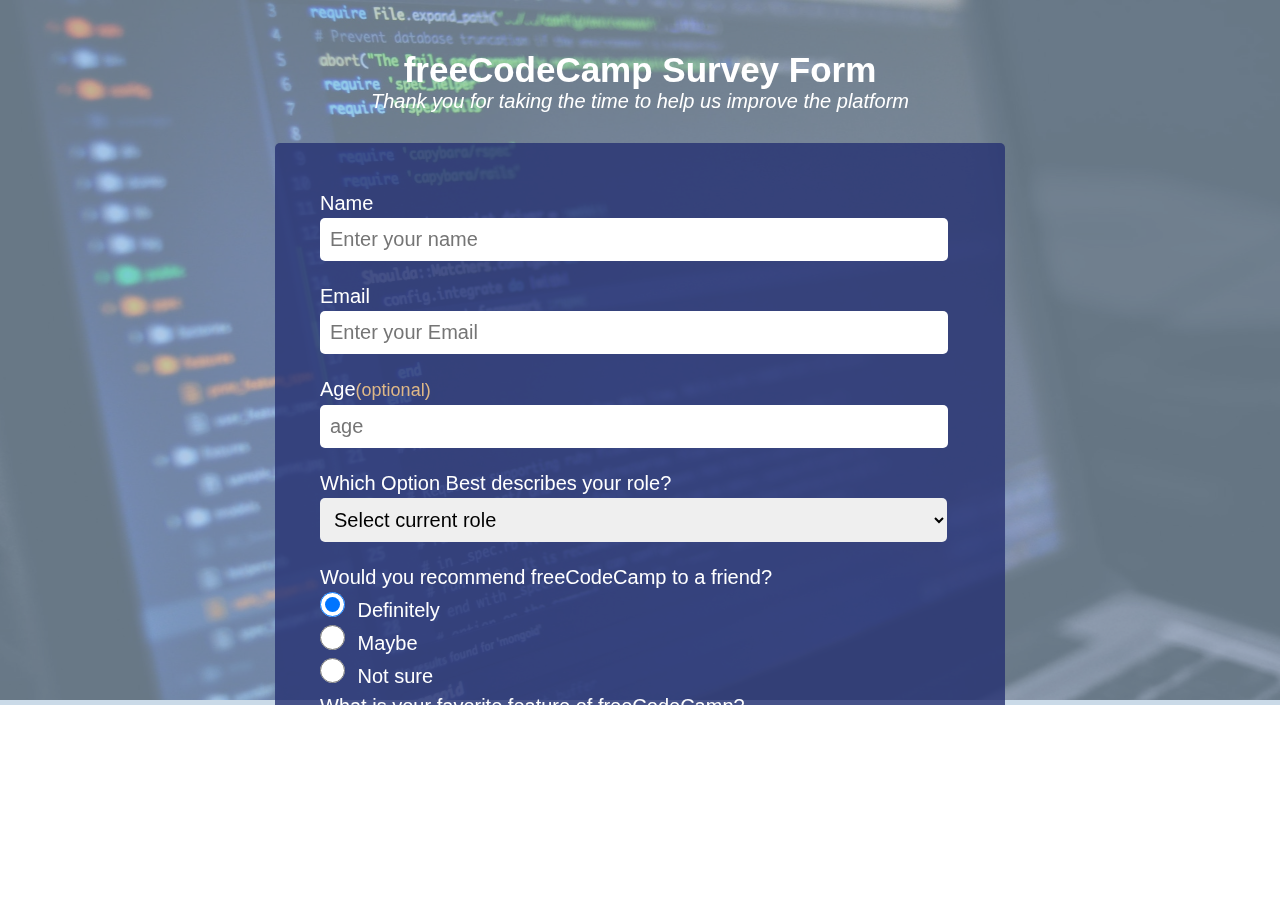
<file: Learning.102/index.html>
<!DOCTYPE html>
<html lang="en">
<head>
    <meta charset="UTF-8">
    <title>FreeCodeCamp Survey Form</title>
    <link rel="stylesheet" href="styles.css">
</head>
<body>
    <img id= "body-image"src="survey code.jpg" alt="" width="100%" height="700px">
    
    <form class="container">
        <header class="header">
            <h1 class="header_title">freeCodeCamp Survey Form</h1>
            <p>Thank you for taking the 
                time to help us improve the platform</p>
        </header>
        <div class="survey_content">
            <div class="text_input" >
                <p>Name</p>
                <input class="input" type="text" placeholder="Enter your name" required></input>
            </div>
            <div class="text_input" >
                <p>Email</p>
                <input class="input" type="email" placeholder="Enter your Email" required></input>
            </div>
            <div class="text_input" >
            <p>Age<span>(optional)</span></p>
            <input class="input" type="number" min="18" max="100" placeholder="age" required></input>
            </div>
            <div class="text_input" >
                <label>
                <p>Which Option Best describes your role?</p>
                
                <select class="input" name="role" id="dropdown" required>
                    <option disabled selected value>Select current role </option>
                    <option value="student">Student </option>
                    <option value="job">Full time job </option>
                    <option value="learner">Full time learner </option>
                    <option value="not-say">Prefer not to say </option>
                    <option value="Other">Other </option>
                </select>
                </label>
            <div class="text_input  input_radio" >
                <p>Would you recommend freeCodeCamp to a friend?</p>   
                <label for="definitely" >
                    <input class="radio" type="radio" name="recommend" value="definitely" checked>Definitely
                </label><br>
                <label for="maybe" >
                    <input class="radio" type="radio" name="recommend" value="maybe">Maybe
                </label><br>
                <label for="not-sure">
                    <input class="radio" type="radio" name="recommend" value="not-sure">Not sure 
                 </label>
            </div>
            <div class="text_input">
                <p>What is your favorite feature of freeCodeCamp?</p>
                <label>
                    <select id="dropdown" class="input">
                        <option disabled selected value>Select an option</option>
                        <option value="challenges">challenges</option>
                        <option value="projects">Projects</option>
                        <option value="community">Community</option>
                        <option value="open-source">Open source </option>

                    </select>
                </label>
            </div>
            <div class="text_input">
                <p>What would you like to see improved?<span>(Check all that apply)</span></p>
                <label for="front-end projects">
                    <input class="boxes" type="checkbox" value="front-end projects" name="improvements">Front-end Projects
                </label><br>
                <label for="back-end projects">
                    <input class="boxes" type="checkbox" value="back-end projects" name="improvements">Back-end Projects
                 </label><br>
                 <label for="data visualization" id="box">
                    <input class="boxes" type="checkbox" value="data visualization" name="improvements">Data Visualization
                 </label><br>
                 <label for="challenges">
                    <input class="boxes" type="checkbox" value="challenges" name="improvements">Challenges
                 </label><br>
                 <label for="open source community">
                    <input class="boxes" type="checkbox" value="open source community" name="improvements">Open Source Community
                 </label><br>
                 <label for="gitter help rooms">
                    <input class="boxes" type="checkbox" value="gitter help rooms" name="improvements">Gitter help rooms
                 </label><br>
                 <label for="videos">
                    <input class="boxes" type="checkbox" value="videos" name="improvements">Videos
                 </label><br>
                 <label for="city meetups">
                    <input class="boxes" type="checkbox" value="city meetups" name="improvements">City meetups
                 </label><br>
                 <label for="wiki">
                    <input class="boxes" type="checkbox" value="wiki" name="improvements">Wiki
                 </label><br>
                 <label for="forum">
                    <input class="boxes" type="checkbox" value="forum" name="improvements">Forum
                 </label><br>
                 <label for="additional courses">
                    <input class="boxes" type="checkbox" value="additional courses" name="improvements">Additional Courses
                 </label><br>
                 
                
            </div>
            <div class="text-input text-area">
                <label>
                <p>Any comments or suggestions?</p>
                <textarea  placeholder="Enter your comment here..."></textarea>
                </label> 
            </div><br>
            <div class="text-input">
                <button id="btn">Submit</button>
            </div>
            </div>
        </div>


    </form>

</body>

</html>
</file>
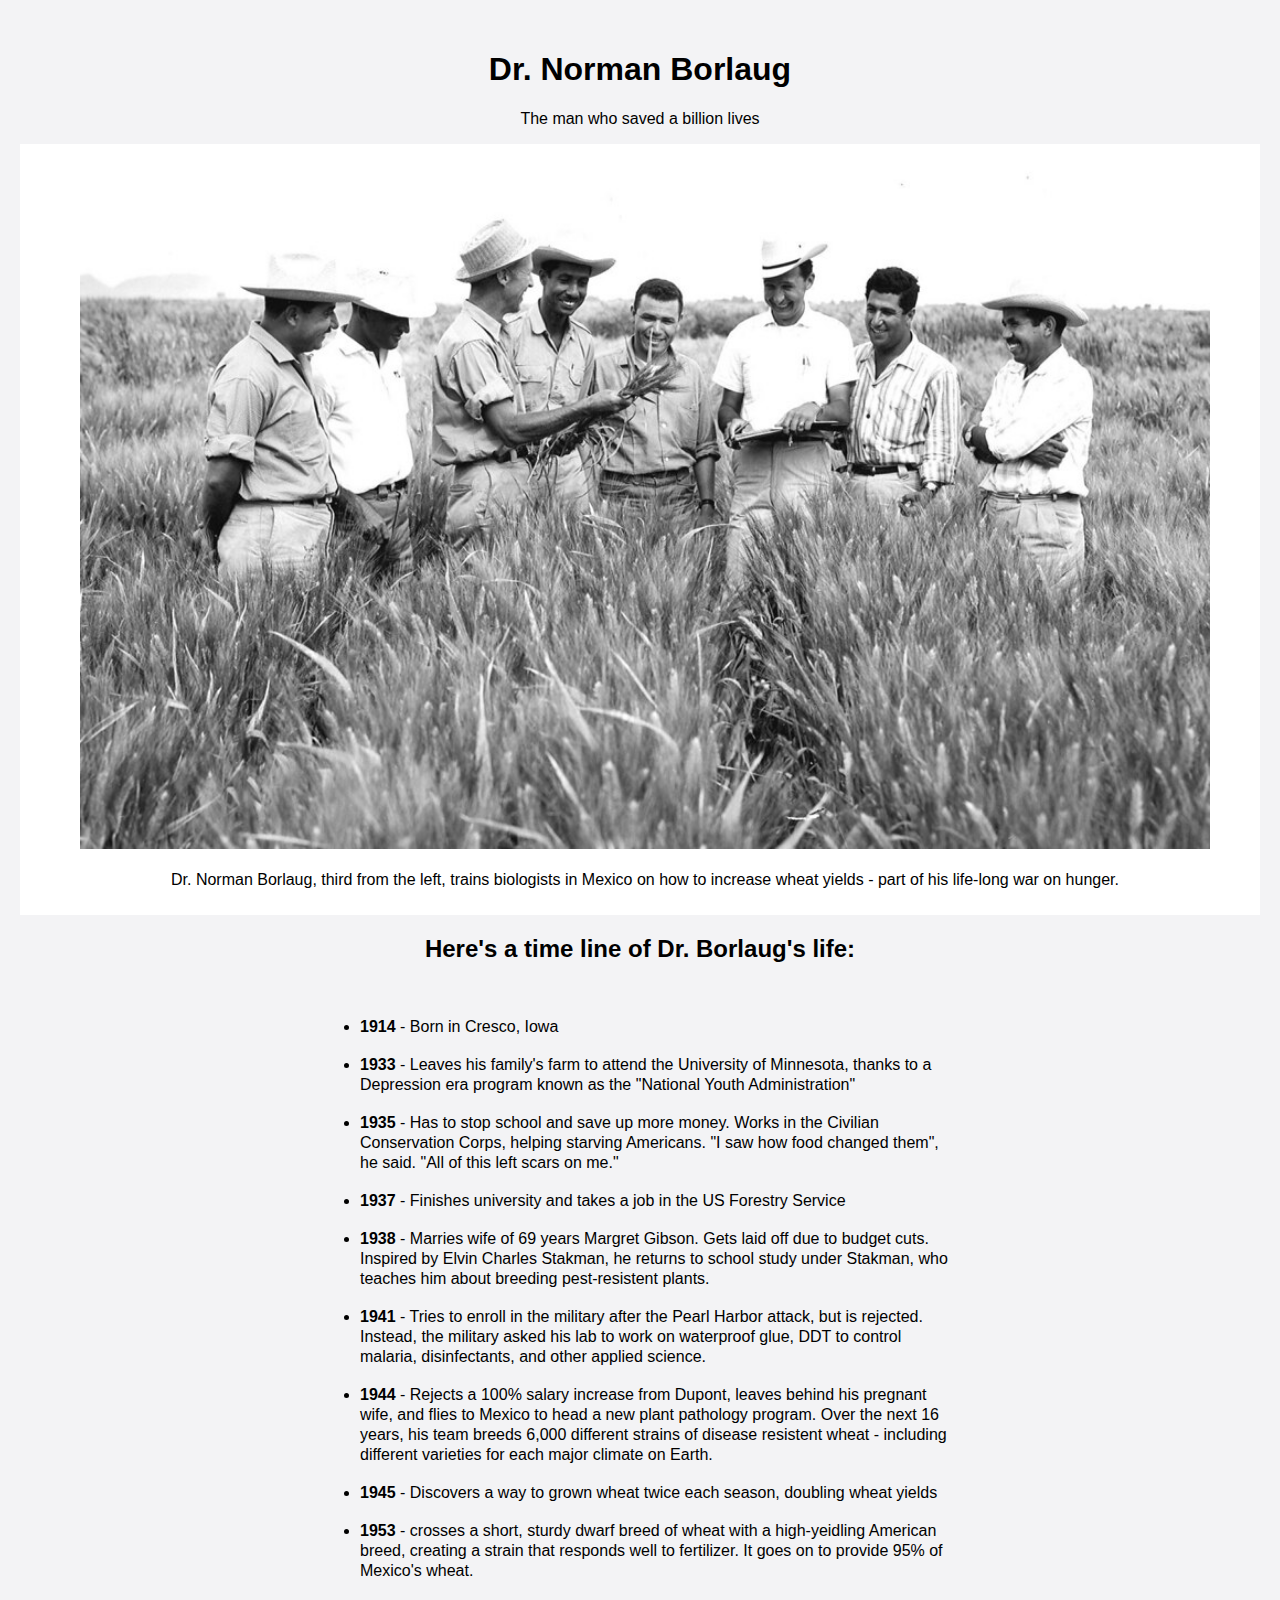
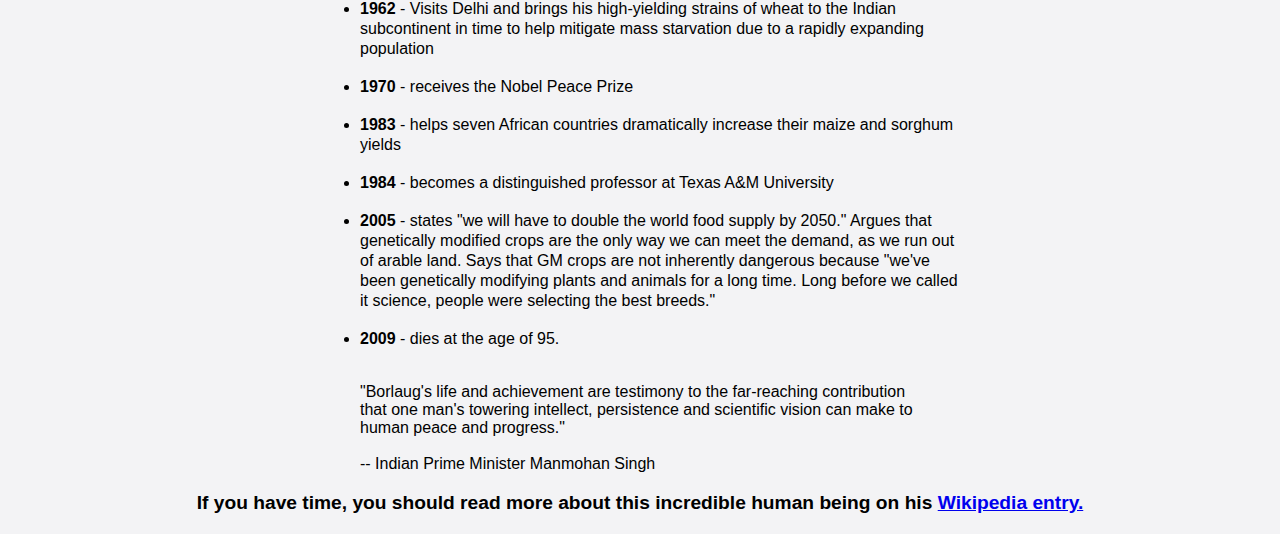
<file: Learning101/index.html>
<!DOCTYPE html>
<html lang="en">
<head>
    <meta charset="UTF-8">
    <link rel="stylesheet" href="styles.css">
    <title>Dr. Norman Borlaug</title>
</head>
<body>
    <header class="header">
        <h1 class="header_title">Dr. Norman Borlaug</h1>
        <p>The man who saved a billion lives</p>
    </header>
    <div class="container">
       
        <div class="image_wrapper">
            <figure>
                <div class="image_item">
                    <img src="tribute-page-main-image.jpg" alt="Dr. Borlaug with colleques on a farm">
                </div> <br>
                <div class="image_caption">
                    <figcaption>Dr. Norman Borlaug, third from the left, trains biologists in Mexico
                     on how to increase wheat yields - part of his life-long war on hunger.
                    </figcaption>
                </div>
            </figure>
            
        </div>
        <div class="content">
            <div class="content_story_wrapper">
                <h2> Here's a time line of Dr. Borlaug's life:</h2>
                <br>

                <ul class="story_items">
                    <li>
                        <strong>1914</strong> -  Born in Cresco, Iowa
                    </li> <br>
                    <li>
                        <strong>1933</strong> -  Leaves his family's farm to attend the University
                         of Minnesota, thanks to a Depression era program known as the "National 
                         Youth Administration"
                    </li> <br>
                    <li>
                        <strong>1935</strong> -  Has to stop school and save up more money. Works
                         in the Civilian Conservation Corps, helping starving Americans. "I saw
                          how food changed them", he said. "All of this left scars on me."
                    </li><br>
                    <li>
                        <strong>1937</strong> -  Finishes university and takes a job in the US Forestry Service
                    </li><br>
                    <li>
                        <strong>1938</strong> - Marries wife of 69 years Margret Gibson. Gets laid off due to 
                        budget cuts. Inspired by Elvin Charles Stakman, he returns to school study under Stakman,
                         who teaches him about breeding pest-resistent plants.
                    </li><br>
                    <li>
                        <strong>1941</strong> -  Tries to enroll in the military after the Pearl Harbor attack,
                         but is rejected. Instead, the military asked his lab to work on waterproof glue, DDT to 
                         control malaria, disinfectants, and other applied science.
                    </li><br>
                    <li>
                        <strong>1944</strong> -  Rejects a 100% salary increase from Dupont, leaves behind his 
                        pregnant wife, and flies to Mexico to head a new plant pathology program. Over the next
                         16 years, his team breeds 6,000 different strains of disease resistent wheat - including
                          different varieties for each major climate on Earth.
                    </li><br>
                    <li>
                        <strong>1945</strong> - Discovers a way to grown wheat twice each season, doubling wheat yields
                    </li><br>
                    <li>
                        <strong>1953</strong> -  crosses a short, sturdy dwarf breed of wheat with a high-yeidling
                         American breed, creating a strain that responds well to fertilizer. It goes on to provide
                          95% of Mexico's wheat.
                    </li><br>
                    <li>
                        <strong>1962</strong> -  Visits Delhi and brings his high-yielding strains of wheat to the 
                        Indian subcontinent in time to help mitigate mass starvation due to a rapidly expanding
                         population
                    </li><br>
                    <li>
                        <strong>1970</strong> - receives the Nobel Peace Prize
                    </li><br>
                    <li>
                        <strong>1983</strong> -  helps seven African countries dramatically increase their
                         maize and sorghum yields
                    </li><br>
                    <li>
                        <strong>1984</strong> - becomes a distinguished professor at Texas A&M University
                    </li><br>
                    <li>
                        <strong>2005</strong> -  states "we will have to double the world food supply by
                         2050." Argues that genetically modified crops are the only way we can meet the 
                         demand, as we run out of arable land. Says that GM crops are not inherently
                          dangerous because "we've been genetically modifying plants and animals for 
                          a long time. Long before we called it science, people were selecting the
                           best breeds."
                    </li><br>
                    <li>
                        <strong>2009</strong> - dies at the age of 95.
                    </li><br>
                    

                </ul>
                <blockquote class="content_quote">
                    "Borlaug's life and achievement are testimony to the far-reaching contribution
                     that one man's towering intellect, persistence and scientific vision can make
                      to human peace and progress." <br><br>

                    -- Indian Prime Minister Manmohan Singh
                </blockquote>
                
            </div>
            <div class="more_info">
            <p>If you have time, you should read more about this incredible human being on his
                 <a href="https://en.wikipedia.org/wiki/Norman_Borlaug" target="_blank">Wikipedia entry.</a></p>
            </div>
        </div>
    </div>
</body>
</html>
</file>
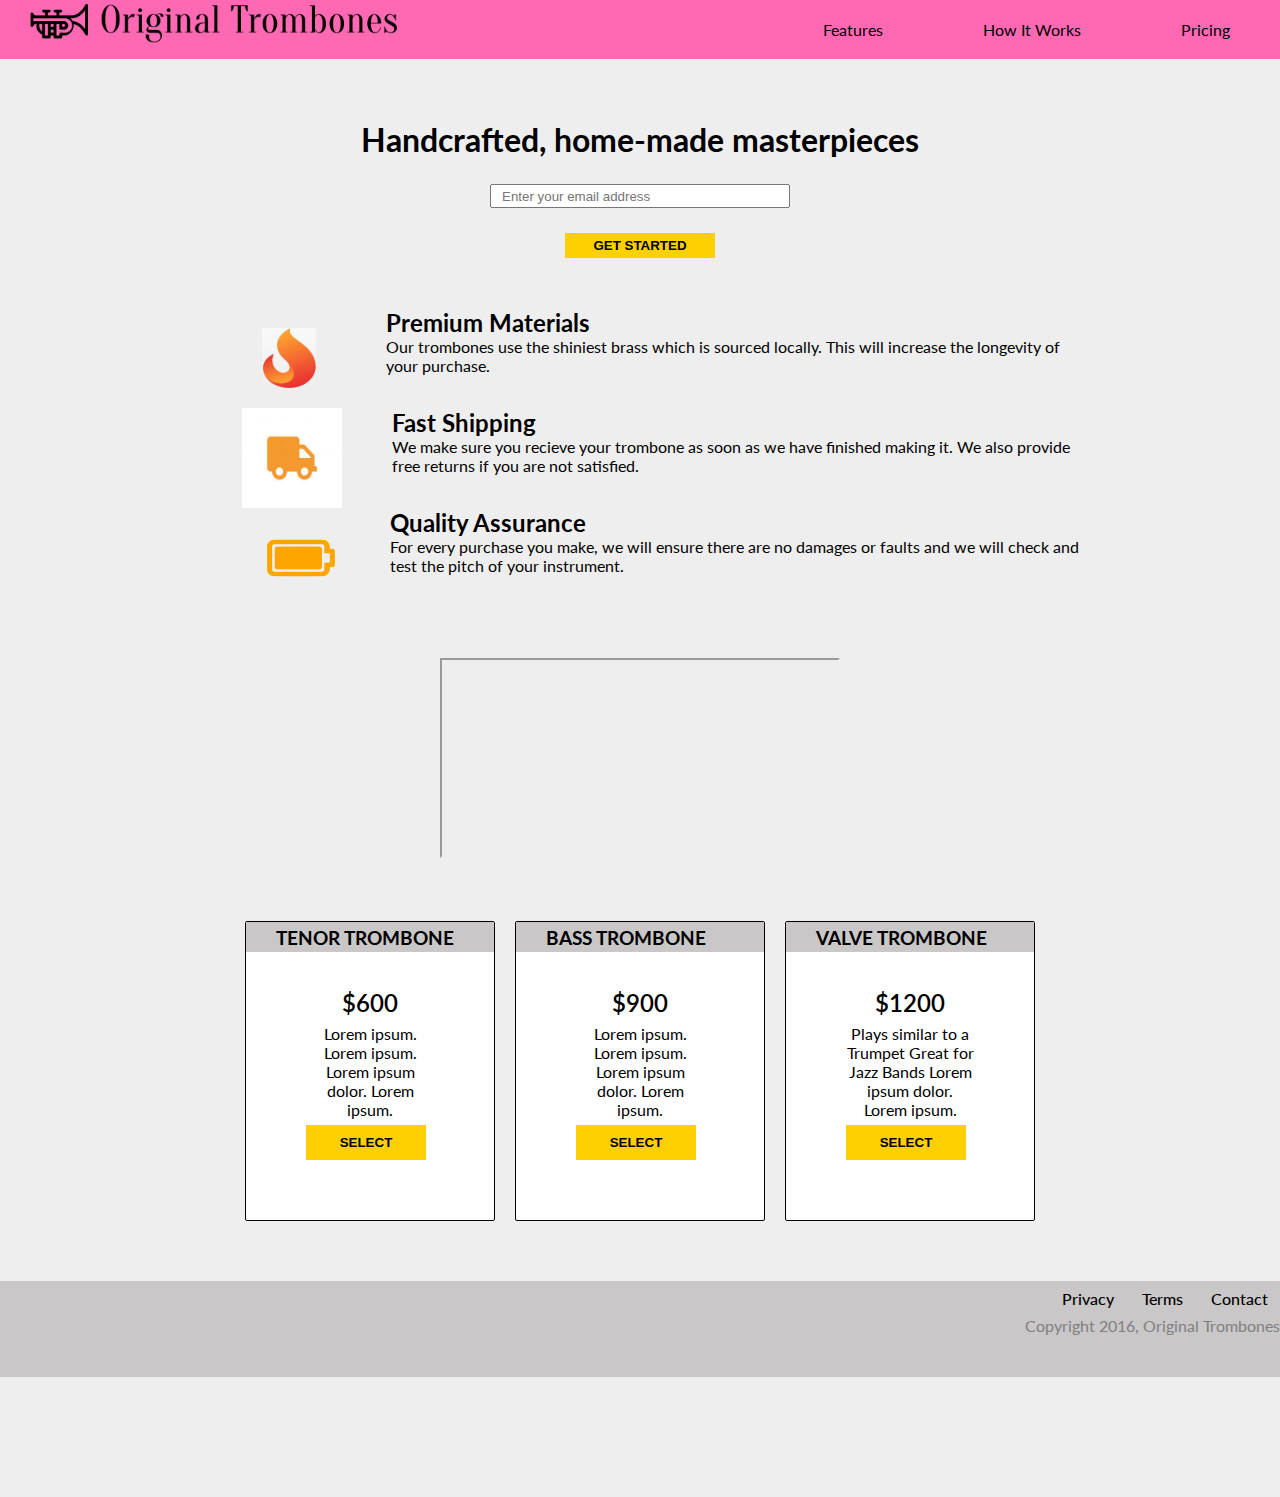
<file: Learning103/index.html>
<!DOCTYPE html>
<html lang="en">
<head>
    <meta charset="UTF-8">
    <title>Product Landing Page</title>
    <link rel="stylesheet" href="styles.css">
</head>
<body>
    <nav class="navbar_container">
        <div class="navbar_logo">
            <img id="image_logo" src="product-landing-page-logo.png" alt="company logo">
        </div>
        <div class="navbar_links">
            <div class="navbar_link">
                <a href="#" >Features</a>
            </div>
            <div class="navbar_link">
                <a href="#" >How It Works</a>
            </div>
            <div class="navbar_link">
                <a href="#" >Pricing</a>
            </div>

        </div>
    </nav>
    <section>
        <div class="main_content">
            <div class="sign_up">
                <h1>Handcrafted, home-made masterpieces</h1>
                <input id="email" type="email" placeholder="Enter your email address" required>
                <button id="btn" type="button">GET STARTED </button>
            </div>
            <div class="sales_content_wrapper">
                <div class="sales_content">
                    <img id="flame_logo" class="image_logo" src="flame_logo1.jfif" alt="flame_logo">
                    <div class="sales_text">
                        <h2>Premium Materials</h2>
                        <p>Our trombones use the shiniest brass which is sourced locally.
                         This will increase the longevity of your purchase.</p>
                    </div>
                </div>
                <div class="sales_content">
                    <img class="image_logo" src="truck_logo.jfif" alt="truck_logo">
                    <div class="sales_text">
                        <h2>Fast Shipping</h2>
                        <p>We make sure you recieve your trombone as soon as we have 
                            finished making it. We also provide free returns if you are not satisfied.</p>
                    </div>
                </div>
                <div class="sales_content">
                    <img id="full-battery_image" class="image_logo" src="full-battery_logo.png" alt="full-battery_logo">
                    <div class="sales_text">
                        <h2>Quality Assurance</h2>
                        <p>For every purchase you make, we will ensure there are no damages or 
                            faults and we will check and test the pitch of your instrument.</p>
                    </div>
                </div>


            </div>
            <div class="video">
                <iframe src="https://youtu.be/y8Yv4pnO7qc" title="a group of men playing trombones"></iframe>
            </div>
            <div class="sales_prices">
                <div class="sale_price">
                    <span><h3>TENOR TROMBONE</h3></span>
                    <p class="prices">$600</p>
                    <p>Lorem ipsum.
                        Lorem ipsum.
                        Lorem ipsum dolor.
                        Lorem ipsum.</p>
                    <button id="sale_btn">SELECT</button>
                </div>
                <div class="sale_price">
                    <span><h3>BASS TROMBONE</h3></span>
                    <p class="prices">$900</p>
                    <p>Lorem ipsum.
                        Lorem ipsum.
                        Lorem ipsum dolor.
                        Lorem ipsum.</p>
                    <button id="sale_btn">SELECT</button>
                </div>
                <div class="sale_price">
                    <span><h3>VALVE TROMBONE</h3></span>
                    <p class="prices">$1200</p>
                    <p>Plays similar to a Trumpet
                        Great for Jazz Bands
                        Lorem ipsum dolor.
                        Lorem ipsum.</p>
                    <button id="sale_btn">SELECT</button>
                </div>
            </div>
        </div>
    </section>
    <footer class="footer_wrapper">
        <ul>
            <li class="footer_links"><a href="#">Privacy</a></li>
            <li class="footer_links"><a href="#">Terms</a></li>
            <li class="footer_links"><a href="#">Contact</a></li>
        </ul>
        <span>
            <p>Copyright 2016, Original Trombones</p>
        </span>
    </footer>
</body>
</html>
</file>
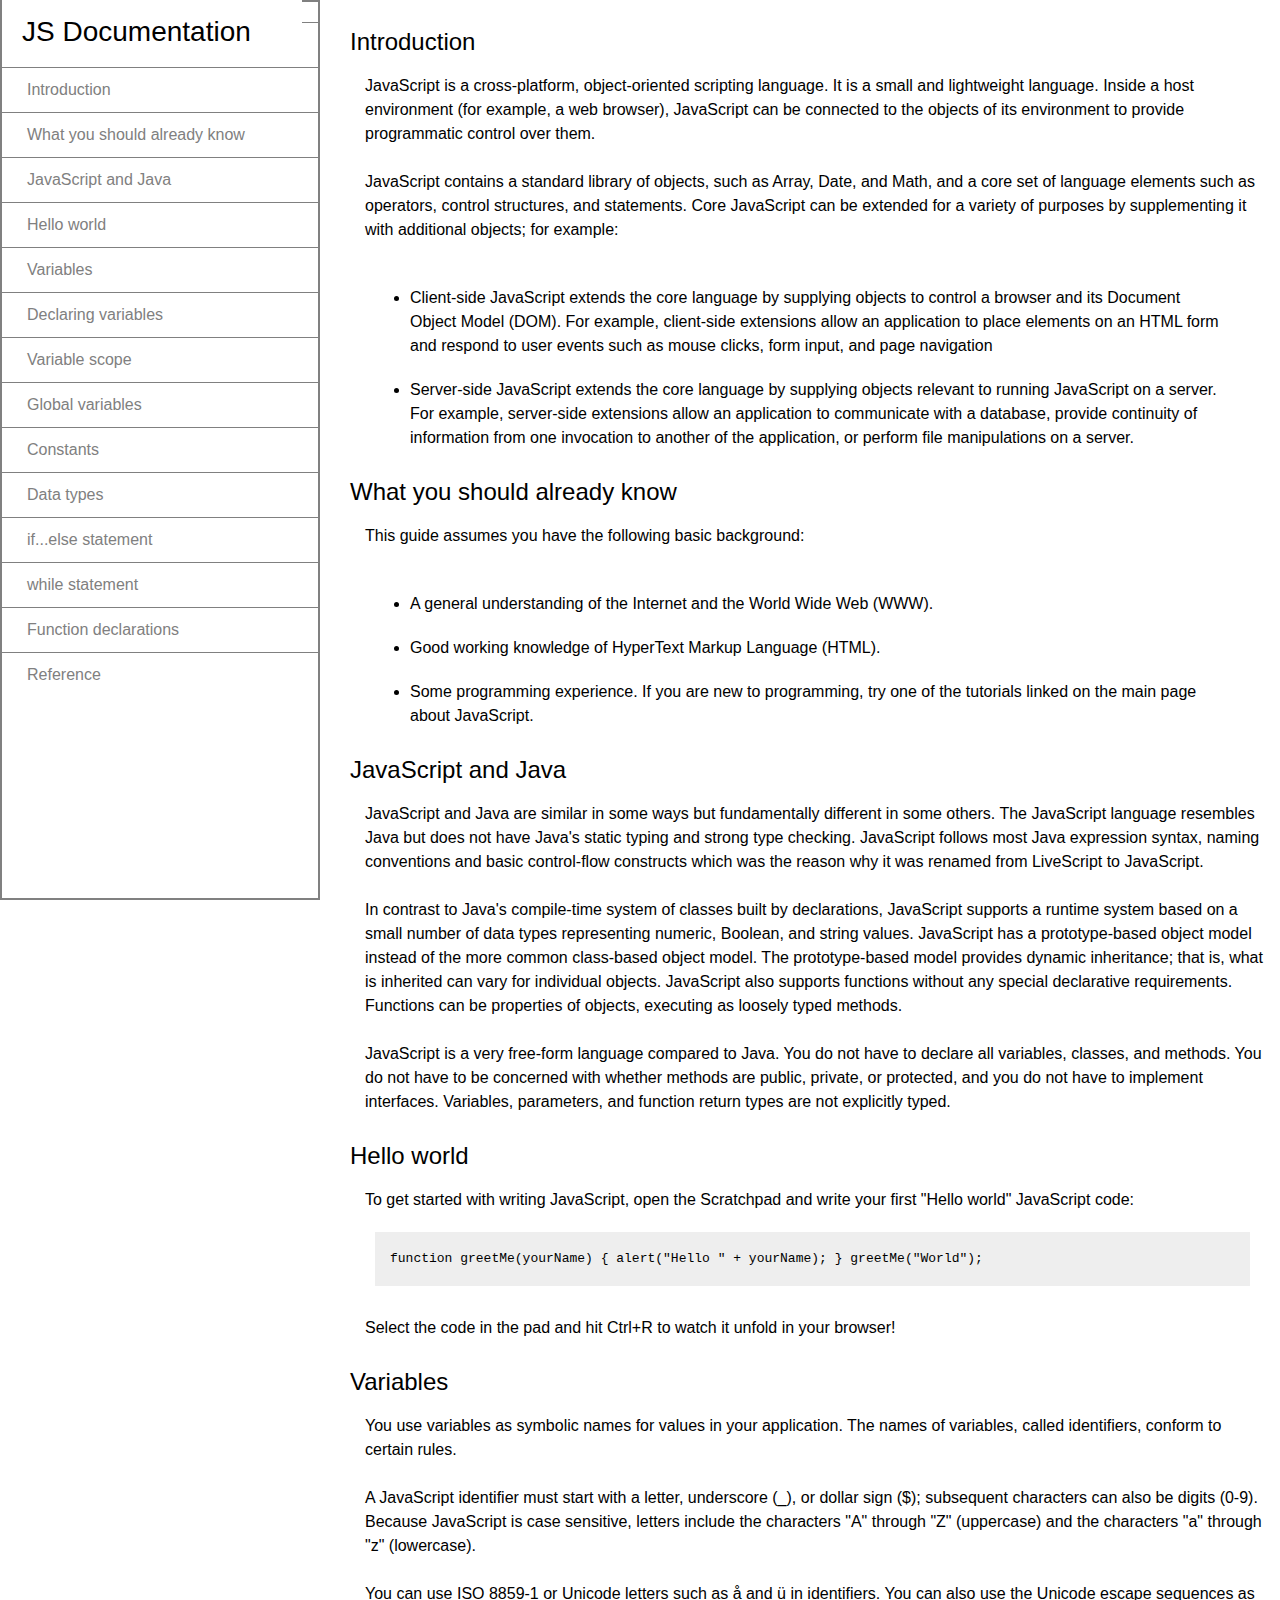
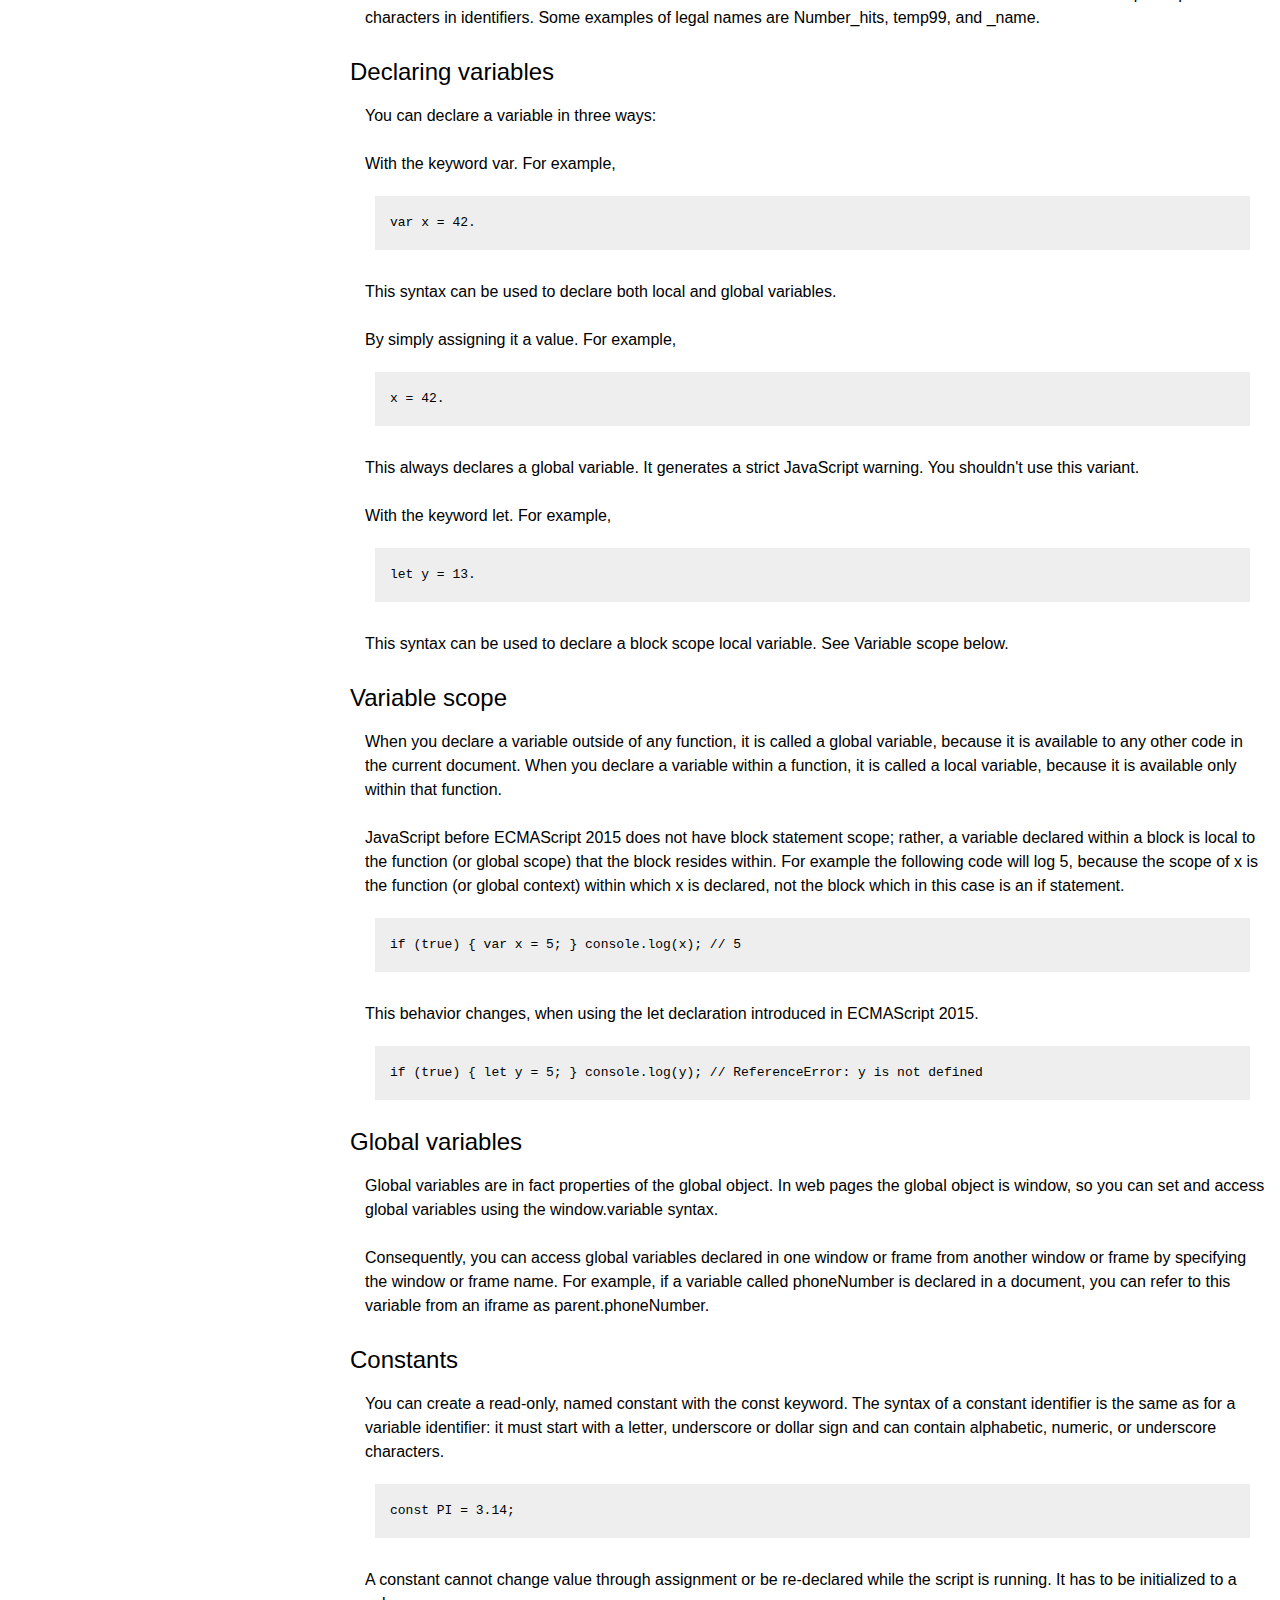
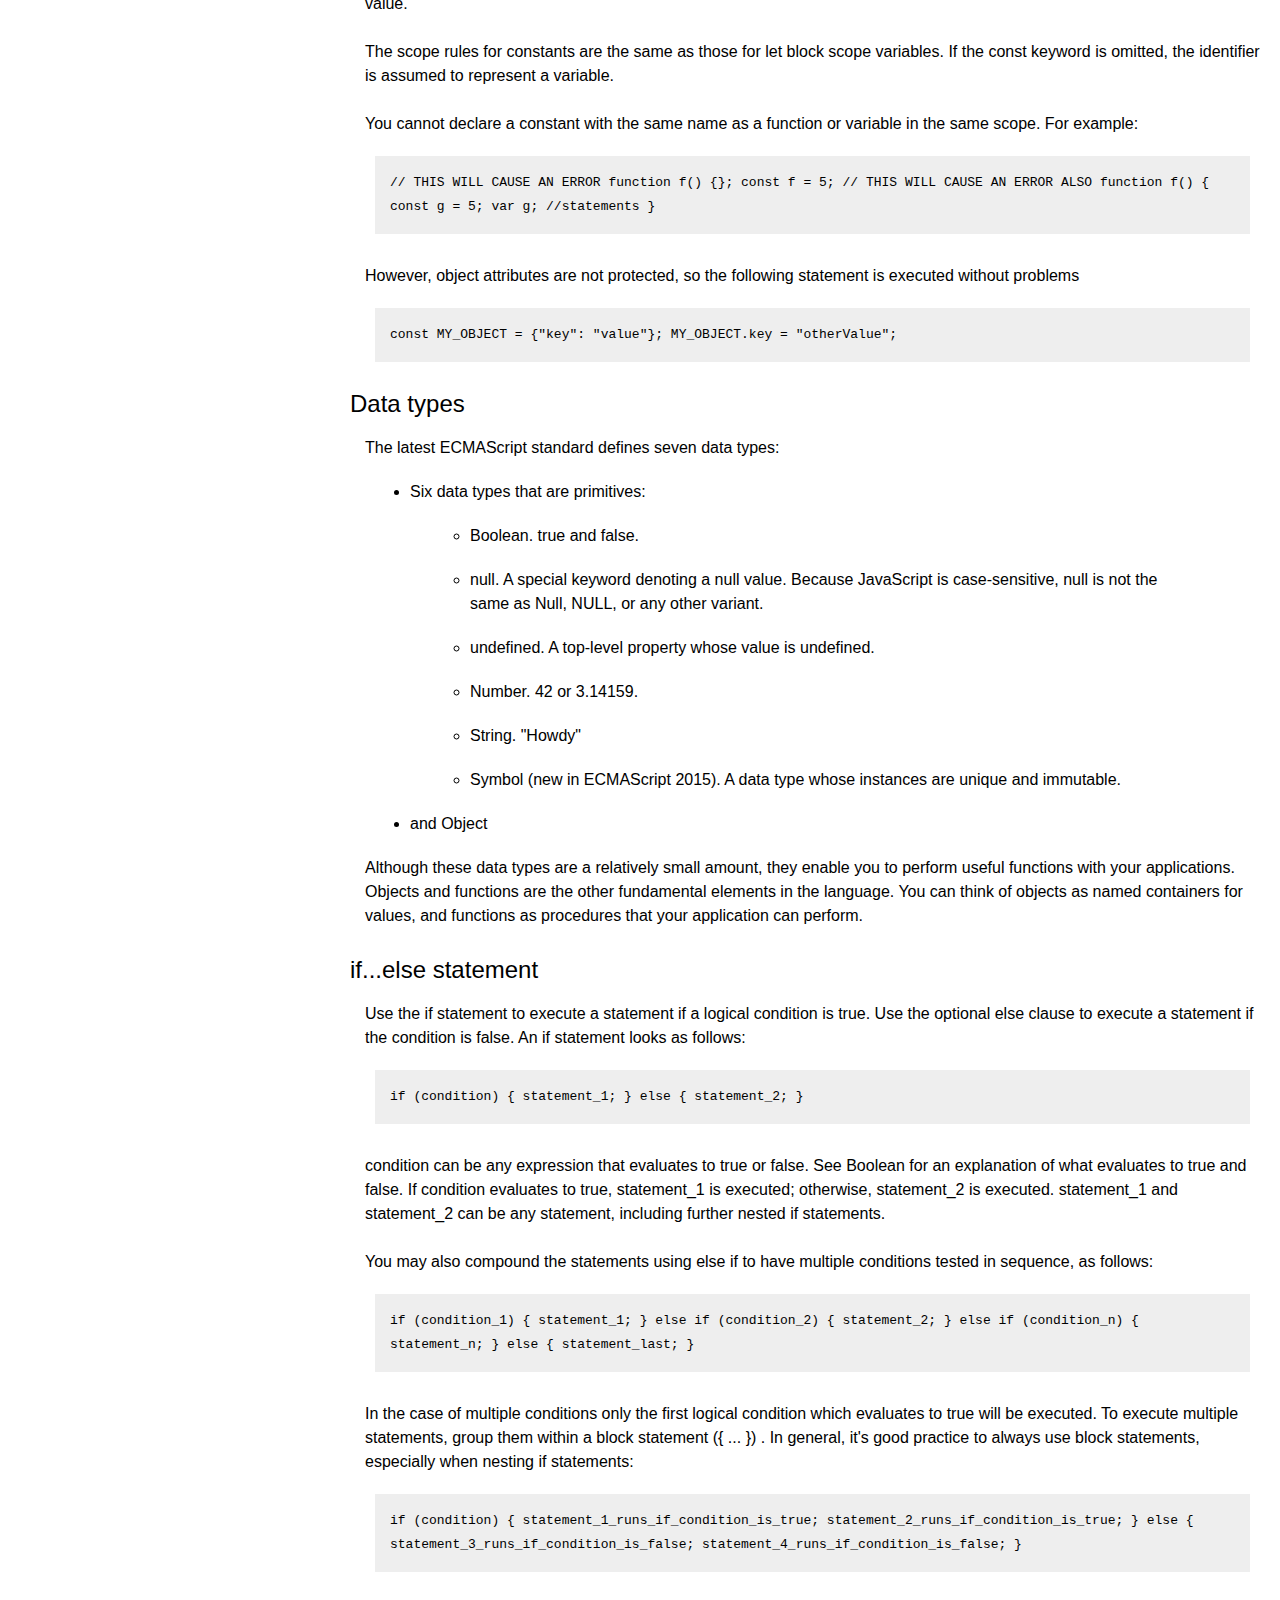
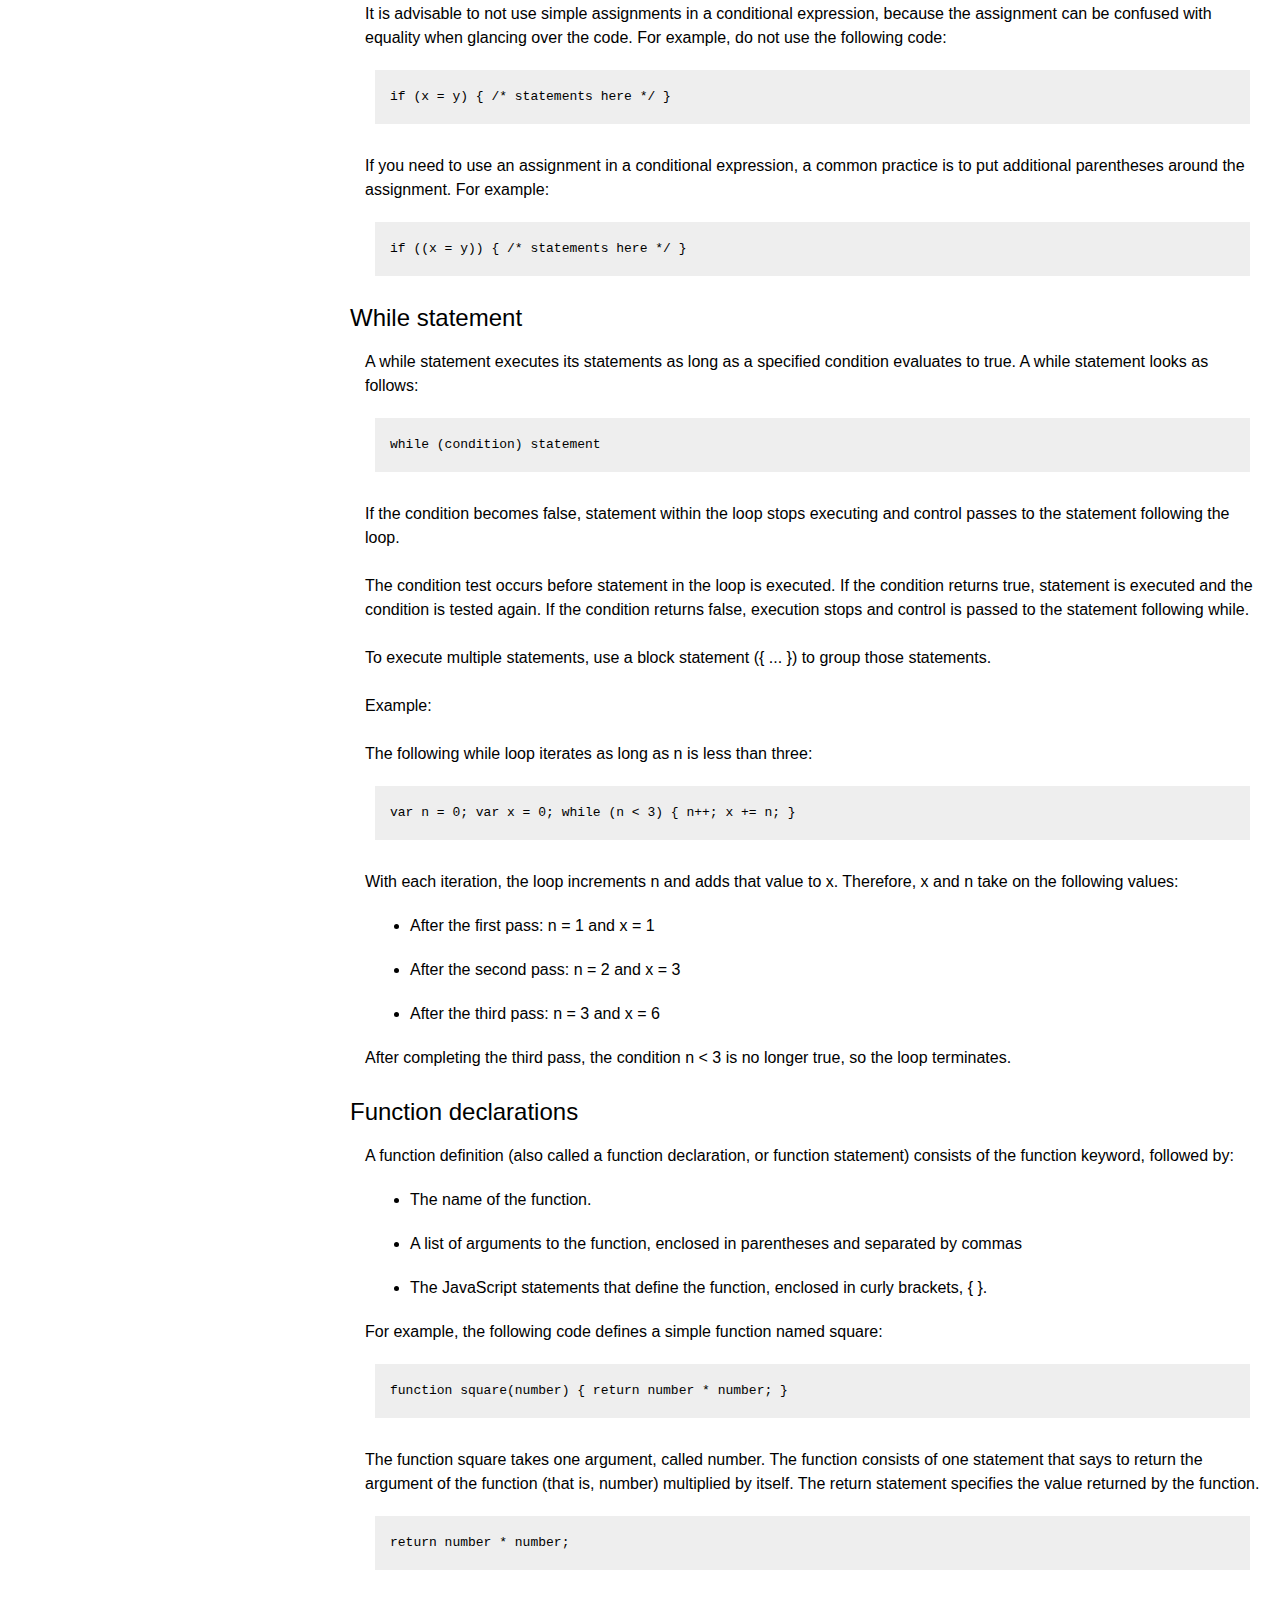
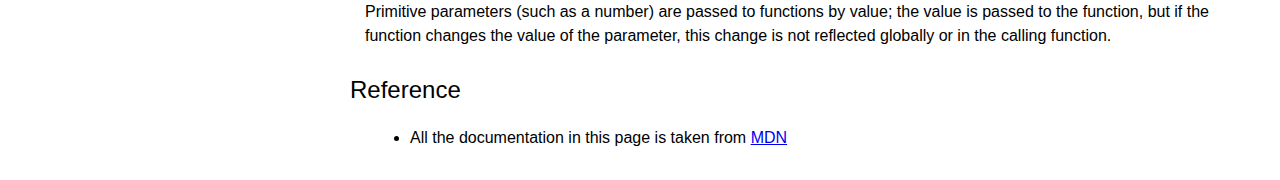
<file: Learning104/index.html>
<!DOCTYPE html>
<html lang="en">
<head>
    <meta charset="UTF-8">
    <link rel="stylesheet" href="styles.css">
    <title>Technical Documentation</title>
</head>
<body>
    <div class="sidebar_wrapper">
        <h1>JS&nbsp;Documentation</h1>
        <ul class="sidebar">
            <li id="js_doc">js doc</li>
            <li><a href="#Introduction">Introduction</a></li>
            <li><a href="#What you should already know">What you should already know</a></li>
            <li><a href="#JavaScript and Java">JavaScript and Java</a></li>
            <li><a href="#Hello world">Hello world</a></li>
            <li><a href="#Variables">Variables</a></li>
            <li><a href="#Declaring variables">Declaring variables</a></li>
            <li><a href="#Variable scope">Variable scope</a></li>
            <li><a href="#Global variables">Global variables</a></li>
            <li><a href="#Constants">Constants</a></li>
            <li><a href="#Data types">Data types</a></li>
            <li><a href="#if...else statement">if...else statement</a></li>
            <li><a href="#while statement">while statement</a></li>
            <li><a href="#Function declarations">Function declarations</a></li>
            <li><a href="#Reference">Reference</a></li>
        </ul>
    </div>
    <div class="content_wrapper">
        <div class="content_item">
            <h2 id="Introduction">Introduction</h2>
            <p>JavaScript is a cross-platform, object-oriented scripting language.
                 It is a small and lightweight language. Inside a host environment 
                 (for example, a web browser), JavaScript can be connected to the
                  objects of its environment to provide programmatic control over them.
                <br><br>
                JavaScript contains a standard library of objects, such as Array, Date,
                 and Math, and a core set of language elements such as operators, control
                  structures, and statements. Core JavaScript can be extended for a variety 
                  of purposes by supplementing it with additional objects; for example:
            </p><br>
            <ul>
                <li>Client-side JavaScript extends the core language by supplying objects
                     to control a browser and its Document Object Model (DOM). For example,
                      client-side extensions allow an application to place elements on an HTML
                       form and respond to user events such as mouse clicks, form input, and
                        page navigation
                </li>
                <li>Server-side JavaScript extends the core language by supplying objects 
                    relevant to running JavaScript on a server. For example, server-side
                     extensions allow an application to communicate with a database, provide
                      continuity of information from one invocation to another of the application,
                       or perform file manipulations on a server.
                </li>
            </ul>
        </div>
        <div class="content_item">
            <h2 id="What you should already know">What you should already know</h2>
            <p>
                This guide assumes you have the following basic background: 
            </p><br>
            <ul>
                <li>A general understanding of the Internet and
                     the World Wide Web (WWW).
                </li>
                <li>
                    Good working knowledge of HyperText Markup Language (HTML).
                </li>
                <li>Some programming experience. If you are new to programming, try one of the 
                    tutorials linked on the main page about JavaScript.
                </li>
            </ul>
        </div>
        <div class="content_item">
            <h2 id="JavaScript and Java">JavaScript and Java</h2>
            <p>
                JavaScript and Java are similar in some ways but fundamentally different
                 in some others. The JavaScript language resembles Java but does not have
                  Java's static typing and strong type checking. JavaScript follows most Java 
                  expression syntax, naming conventions and basic control-flow constructs 
                  which was the reason why it was renamed from LiveScript to JavaScript.
                <br><br>
                In contrast to Java's compile-time system of classes built by declarations, 
                JavaScript supports a runtime system based on a small number of data types 
                representing numeric, Boolean, and string values. JavaScript has a prototype-based
                 object model instead of the more common class-based object model. The prototype-based
                  model provides dynamic inheritance; that is, what is inherited can vary for individual
                   objects. JavaScript also supports functions without any special declarative requirements.
                    Functions can be properties of objects, executing as loosely typed methods.
                <br><br>
                JavaScript is a very free-form language compared to Java. You do not have to declare all variables,
                 classes, and methods. You do not have to be concerned with whether methods are public, private,
                  or protected, and you do not have to implement interfaces. Variables, parameters, and function 
                  return types are not explicitly typed.
            </p>
        </div>
        <div class="content_item">
            <h2 id="Hello world">Hello world</h2>
            <p>To get started with writing JavaScript, open the Scratchpad and write your first "Hello world"
                JavaScript code:
            </p>
            <div class="code">
                function greetMe(yourName) { alert("Hello " + yourName); }
                greetMe("World");
            </div>
            <p>
                Select the code in the pad and hit Ctrl+R to watch it unfold in your browser!
            </p>
        </div>
        <div class="content_item">
            <h2 id="Variables">Variables</h2>
            <p>You use variables as symbolic names for values in your application. The names of variables,
                 called identifiers, conform to certain rules.
                <br><br>
                A JavaScript identifier must start with a letter, underscore (_), or dollar sign ($); 
                subsequent characters can also be digits (0-9). Because JavaScript is case sensitive, 
                letters include the characters "A" through "Z" (uppercase) and the characters "a"
                 through "z" (lowercase).
                 <br><br>
                You can use ISO 8859-1 or Unicode letters such as å and ü in identifiers. 
                You can also use the Unicode escape sequences as characters in identifiers. 
                Some examples of legal names are Number_hits, temp99, and _name.
            </p>
        </div>
        <div class="content_item">
            <h2 id="Declaring variables">Declaring variables</h2>
            <p>
                You can declare a variable in three ways:
                <br><br>
                With the keyword var. For example,
            </p>
            <div class="code">
                var x = 42.
            </div>
            <p>This syntax can be used to declare both local and global variables.
                <br><br>
                By simply assigning it a value. For example,
            </p>
            <div class="code">
                x = 42.
            </div>
            <p>This always declares a global variable. It generates a strict 
                JavaScript warning. You shouldn't use this variant.
                <br><br>
                With the keyword let. For example,
            </p>
            <div class="code">
                let y = 13.
            </div>
            <p>This syntax can be used to declare a block scope local variable. 
                See Variable scope below.
            </p>
        </div>
        <div class="content_item">
            <h2 id="Variable scope">Variable scope</h2>
            <p>When you declare a variable outside of any function,
                 it is called a global variable, because it is available to any 
                 other code in the current document. When you declare a variable
                  within a function, it is called a local variable, because it is
                   available only within that function.
                <br><br>
                JavaScript before ECMAScript 2015 does not have block statement scope; 
                rather, a variable declared within a block is local to the function 
                (or global scope) that the block resides within. For example the 
                following code will log 5, because the scope of x is the function 
                (or global context) within which x is declared, not the block
                  which in this case is an if statement.
            </p>
            <div class="code">
                if (true) { var x = 5; } console.log(x); // 5
            </div>
            <p>
                This behavior changes, when using the let declaration introduced in ECMAScript 2015.
            </p>
            <div class="code">
                if (true) { let y = 5; } console.log(y); // ReferenceError: y is not
                defined
            </div>
            
        </div>
        <div class="content_item">
            <h2 id="Global variables">Global variables</h2>
            <p>
                Global variables are in fact properties of the global object. In web pages the global
                 object is window, so you can set and access global variables using the window.variable syntax.
                <br><br>
                Consequently, you can access global variables declared in one window or frame from another window or
                 frame by specifying the window or frame name. For example, if a variable called phoneNumber
                  is declared in a document, you can refer to this variable from an iframe as parent.phoneNumber.
            </p>
        </div>
        <div class="content_item">
            <h2 id="Constants">Constants</h2>
            <p>
                You can create a read-only, named constant with the const keyword. The syntax of a
                 constant identifier is the same as for a variable identifier: it must start with a 
                 letter, underscore or dollar sign and can contain alphabetic, numeric,
                  or underscore characters.
            </p>
            <div class="code">
                const PI = 3.14;
            </div>
            <p>
                A constant cannot change value through assignment or be re-declared while the script is running.
                 It has to be initialized to a value.
                <br><br>
                The scope rules for constants are the same as those for let block scope variables. If the const
                 keyword is omitted, the identifier is assumed to represent a variable.
                <br><br>
                You cannot declare a constant with the same name as a function or variable in the same scope. For example:
            </p>
            <div class="code">
                // THIS WILL CAUSE AN ERROR function f() {}; const f = 5; // THIS WILL
                CAUSE AN ERROR ALSO function f() { const g = 5; var g; //statements
                }
            </div>
            <p>
                However, object attributes are not protected, so the following statement is executed without problems
            </p>
            <div class="code">
                const MY_OBJECT = {"key": "value"}; MY_OBJECT.key = "otherValue";
            </div>
        </div>
        <div class="content_item">
            <h2 id="Data types">Data types</h2>
            <p>The latest ECMAScript standard defines seven data types:</p>
            <ul>
                <li>Six data types that are primitives:
                    <ul>
                        <li>Boolean. true and false.</li>
                        <li>null. A special keyword denoting a null value. Because JavaScript is case-sensitive, 
                            null is not the same as Null, NULL, or any other variant.</li>
                        <li>undefined. A top-level property whose value is undefined.</li>
                        <li>Number. 42 or 3.14159.</li>
                        <li>String. "Howdy"</li>
                        <li>Symbol (new in ECMAScript 2015). A data type whose instances are unique and immutable.</li>
                    </ul>
                </li>
                <li>and Object</li>
            </ul>
            <p>
                Although these data types are a relatively small amount, they enable you to perform useful
                 functions with your applications. Objects and functions are the other fundamental elements in the language.
                  You can think of objects as named containers for values, and functions as procedures
                   that your application can perform.
            </p>
        </div>
        <div class="content_item">
            <h2 id="if...else statement">if...else statement</h2>
            <p>
                Use the if statement to execute a statement if a logical condition is true. Use the optional else clause
                 to execute a statement if the condition is false. An if statement looks as follows:
            </p>
            <div class="code">
                if (condition) { statement_1; } else { statement_2; }
            </div>
            <p>
                condition can be any expression that evaluates to true or false. See Boolean for an explanation of what
                 evaluates to true and false. If condition evaluates to true, statement_1 is executed; otherwise,
                  statement_2 is executed. statement_1 and statement_2 can be any statement, including further
                   nested if statements.
                <br><br>
                You may also compound the statements using else if to have multiple conditions tested in sequence, as follows:
            </p>
            <div class="code">
                if (condition_1) { statement_1; } else if (condition_2) { statement_2;
                } else if (condition_n) { statement_n; } else { statement_last; }
            </div>
            <p>
                In the case of multiple conditions only the first logical condition which evaluates to true will be executed.
                 To execute multiple statements, group them within a block statement ({ ... }) . In general, it's good practice
                  to always use block statements, especially when nesting if statements:
            </p>
            <div class="code">
                if (condition) { statement_1_runs_if_condition_is_true;
                    statement_2_runs_if_condition_is_true; } else {
                    statement_3_runs_if_condition_is_false;
                    statement_4_runs_if_condition_is_false; }
            </div>
            <p>
                It is advisable to not use simple assignments in a conditional expression, because the assignment can be 
                confused with equality when glancing over the code. For example, do not use the following code:
            </p>
            <div class="code">
                if (x = y) { /* statements here */ }
            </div>
            <p>
                If you need to use an assignment in a conditional expression, a common practice is to put additional 
                parentheses around the assignment. For example:
            </p>
            <div class="code">
                if ((x = y)) { /* statements here */ }
            </div>
        </div>
        <div class="content_item">
            <h2 id="While statement">While statement</h2>
            <p>
                A while statement executes its statements as long as a specified condition evaluates to true.
                 A while statement looks as follows:
            </p>
            <div class="code">
                while (condition) statement
            </div>
            <p>
                If the condition becomes false, statement within the loop stops executing and control passes to the
                 statement following the loop.
                <br><br>
                The condition test occurs before statement in the loop is executed. If the condition returns true, 
                statement is executed and the condition is tested again. If the condition returns false, execution 
                stops and control is passed to the statement following while.
                <br><br>
                To execute multiple statements, use a block statement ({ ... }) to group those statements.
                <br><br>
                Example:
                <br><br>
                The following while loop iterates as long as n is less than three:
            </p>
            <div class="code">
                var n = 0; var x = 0; while (n < 3) { n++; x += n; }
            </div>
            <p>
                With each iteration, the loop increments n and adds that value to x. Therefore, x and n take 
                on the following values:
            </p>
            <ul>
                <li>After the first pass: n = 1 and x = 1</li>
                <li>After the second pass: n = 2 and x = 3</li>
                <li>After the third pass: n = 3 and x = 6</li>
            </ul>
            <p>
                After completing the third pass, the condition n < 3 is no longer true, so the loop terminates.
            </p>
        </div>
        <div class="content_item">
            <h2 id="Function declarations">Function declarations</h2>
            <p>
                A function definition (also called a function declaration, or function statement) consists of 
                the function keyword, followed by:
            </p>
            <ul>
                <li>The name of the function.</li>
                <li>A list of arguments to the function, enclosed in parentheses and separated by commas</li>
                <li>The JavaScript statements that define the function, enclosed in curly brackets, { }.</li>
            </ul>
            <p>
                For example, the following code defines a simple function named square:
            </p>
            <div class="code">
                function square(number) { return number * number; }
            </div>
            <p>
                The function square takes one argument, called number. The function consists of one statement 
                that says to return the argument of the function (that is, number) multiplied by itself. The 
                return statement specifies the value returned by the function.
            </p>
            <div class="code">
                return number * number;
            </div>
            <p>
                Primitive parameters (such as a number) are passed to functions by value; the value is passed
                 to the function, but if the function changes the value of the parameter, this change is not 
                 reflected globally or in the calling function.
            </p>
        </div>
        <div class="content_item">
            <h2 id="Reference">Reference</h2>
            <br>
            <ul>
                <li>All the documentation in this page is taken from <a href="https://developer.mozilla.org/en-US/docs/Web/HTML/Element/li" target="_blank">MDN</a> </li>
            </ul>
        </div>
    </div>    

</body>
</html>
</file>
<file: Learning.102/styles.css>
*{
    margin: 0;
    padding: 0;
    font-family: -apple-system, BlinkMacSystemFont, 'Segoe UI', 'Roboto',
    'Helvetica Neue', Arial, sans-serif;
    font-size: 20px;
}
body{
    position: fixed;
    width: 100%;
    height: auto;
}

#body-image{
    position: relative;
}
header{
    margin-top: 50px;
}
.header > h1 {
    font-size: 35px;
}
.header p {
    font-style: italic;
}

.container{
    
    position:absolute;
    top: 0;
    color: rgb(255, 255, 255);
    background-color: rgba(167, 194, 216, 0.6) ;
    width: 100%;
    height: 100%;
    text-align: center;
    align-items: center;
    overflow: scroll;
}


.survey_content{
    position: sticky;
    width: 50%;
    margin: 30px auto;
    text-align: left;
    background-color: rgba(38, 49, 114, 0.8);
    border-radius: 5px;
    padding: 45px;
    line-height: 1.5em;
}

.input{
    
    padding: 10px;
    width: 95%;
    border-radius: 5px;
    border: none;
    margin:0 auto;
    margin-bottom: 20px;

}

#dropdown{
    width: 98%;
}


.radio,
.boxes{
    display: inline-block;
  margin-right: 0.625rem;
  min-height: 1.25rem;
  min-width: 1.25rem;
}

   

span{
    font-size: 0.9em;
    color: burlywood;
}

textarea{
    width: 95%;
    height: 120px;
    padding: 10px;
}

#btn{
    width: 98.5%;
    height: 50px;
    border: none;
    border-radius: 2px;
    background-color: rgb(100, 177, 134);
    color: white;
}
input[type="checkbox"]{
     width: 40px;
}

 @media  (max-width: 500px) {
    body { display: flex;   }
     }
</file>
<file: Learning101/styles.css>
.header {
    text-align: center;
    padding-top: 30px;
}
.header_title {
    font-size: 2em;
}

body {
    background-color: rgb(243, 243, 245);
    font-family: -apple-system, BlinkMacSystemFont, 'Segoe UI', 'Roboto',
    'Helvetica Neue', Arial, sans-serif;
    margin: 0;
}
.image_wrapper{
    padding: 10px;
    background-color: white;
    margin:0 20px;
    padding-left: 20px;
    padding-top: 2px;
    text-align: center;

}

.image_item > img{
    width: 100%;
    text-align: center;
}
.content_story_wrapper{
    width: 50%;
    margin: auto;

}
h2{
    text-align: center;
}

.story_items li{
    line-height: 20px;
}
.more_info{
    padding:0 ;
    text-align: center;
    font-weight: 600;
    font-size: 1.2em;

}
</file>
<file: Learning103/styles.css>
@import 'https://fonts.googleapis.com/css?family=Lato:400,700';

*{
    margin: 0;
    padding: 0;
    box-sizing: border-box; 
    
}

img{
    width: 400px;

}
body{
    position: relative;
    margin: 120px 0;
    background-color: #eee;
    font-family: 'Lato', sans-serif;
}

.navbar_container{
    display: flex;
    justify-content: space-between;
    background-color: hotpink;
    position: fixed;
    top: 0;
    z-index: 1;
    width: 100%;
}

.navbar_links{
    display: flex;
    margin: auto 50px;
  
    

}
.navbar_link{
    margin: auto 50px;
    text-decoration: none;
}
div a{
    text-decoration: none;
    color: black;
}

.sign_up{  
    text-align: center;
    margin: 50px auto;
   
}

#email{
    width: 300px;
    height: 10px;
    padding: 10px;
    display: block;
    margin: 25px auto;
}

#btn{
    width: 150px;
    padding: 5px;
    border: none;
    background-color: rgb(255, 208, 0); 
    font-weight: 900;
    cursor: pointer;
}

.image_logo{
    width: 100px;
    height: 100px;
    margin: auto 50px;

}

.sales_content{
    display: flex;
    margin: auto;
    width: 70%;
   
}

.sales_text{
    text-align: left;
}

#full-battery_image{
    padding: 20px 5px; 
   margin-left: 70px;
}
#flame_logo{
    padding: 20px
}
.sales_prices{
    display: flex;
    justify-content: center;

}
.sale_price{
    position: relative;
    width: 250px;
    height: 300px;
    background-color: white;
    border: 1px solid ;
    border-radius: 2px;
    margin: 10px;
    text-align: center;
    padding: 60px;
    display: flex; 
    align-items: stretch;
    justify-content: space-between;
    flex-direction: column;
}



.video{
    text-align: center;
    
}
iframe{
    width: 400px;
    height: 200px;
    margin: 50px;
}

span h3{
    background-color: rgb(201, 199, 199);
    position: absolute;
    top: 0;
    left: 0;
    width: 100%;
    height: 30px;
    display: flex;
    padding: 5px 30px;
    color: black;
    
    
}

#sale_btn{
    width: 120px;
    height: 35px;
    padding: 5px;
    border: none;
    background-color: rgb(255, 208, 0); 
    font-weight: 900;
    cursor: pointer;
}
#btn:hover{
    background-color: rgb(243, 188, 7);
}

#sale_btn:hover{
    background-color: rgb(243, 188, 7);
}

.prices{
    font-weight: 600;
    font-size: 1.5em;
}
.footer_wrapper{
    margin: 50px auto;
    text-align: right;
    background-color: rgb(201, 199, 199);
    height: 6em;

}
.footer_links, .footer_links>a{
    display: inline-flex;
    margin:4px 6px ;
    text-decoration: none;
    color: black;
    font-weight: 500;
}
span{
    color: grey;
}

@media (max-width:750px){
    *{ 
        flex-wrap: wrap;
    }

}
@media (min-width:750px){
   .navbar_container{
    flex-wrap: wrap;
   
    
}
    .navbar_links{
        flex-wrap: wrap;
        margin: 20px 0;
        
    }
}
</file>
<file: Learning104/styles.css>
*{
    padding: 0;
    margin: 0; 
    box-sizing: border-box;
}

.sidebar_wrapper{
    width: 320px;
    height: 100%;
    border: 2px solid grey;
    list-style-type: none;
    background-color: white;
    flex-direction: column;
    align-items: center;
    justify-content: stretch;
    position: fixed;
    overflow: scroll;
}
.sidebar li{
    list-style-type: none;
    border-top: 1px solid grey;
    padding: 10px 25px;
    border-bottom-width: cover;
    
}

.sidebar li a{
    color: grey;
    text-decoration: none;
}
.content_wrapper{
    margin:30px 0 0 350px;

}

.content_item h2{
    font-weight:300 ;
}
.code{
    background-color: #eee;
    font-family: monospace;
    margin-left: 25px;
    padding: 15px;
    margin-right: 30px;
}
#js_doc{
    margin-top: 20px;
    display: block transparent;
}
body{
    display: flex;
    position: relative;
    line-height: 1.5em;
    font-family: 'Open Sans', Arial, sans-serif;
}
.sidebar_wrapper h1{
    font-size: 1.75rem;
    padding: 20px;
    position: fixed;
    font-weight: 300;
    z-index: 1;
    background-color: white;
    width: 300px;
    top: 0;

}

.content_wrapper div p{
    margin: 20px 15px;
}

.content_wrapper div ul li{
    margin: 0 60px;
    padding: 0 ;
    margin-bottom: 20px;
}
.content_item ul li ul li{
    margin-top: 20px;
}

.content_wrapper div{
    margin-bottom: 30px;
}

@media (min-width:700px){
    body{
        flex-wrap: flex;
    }
}
</file>
